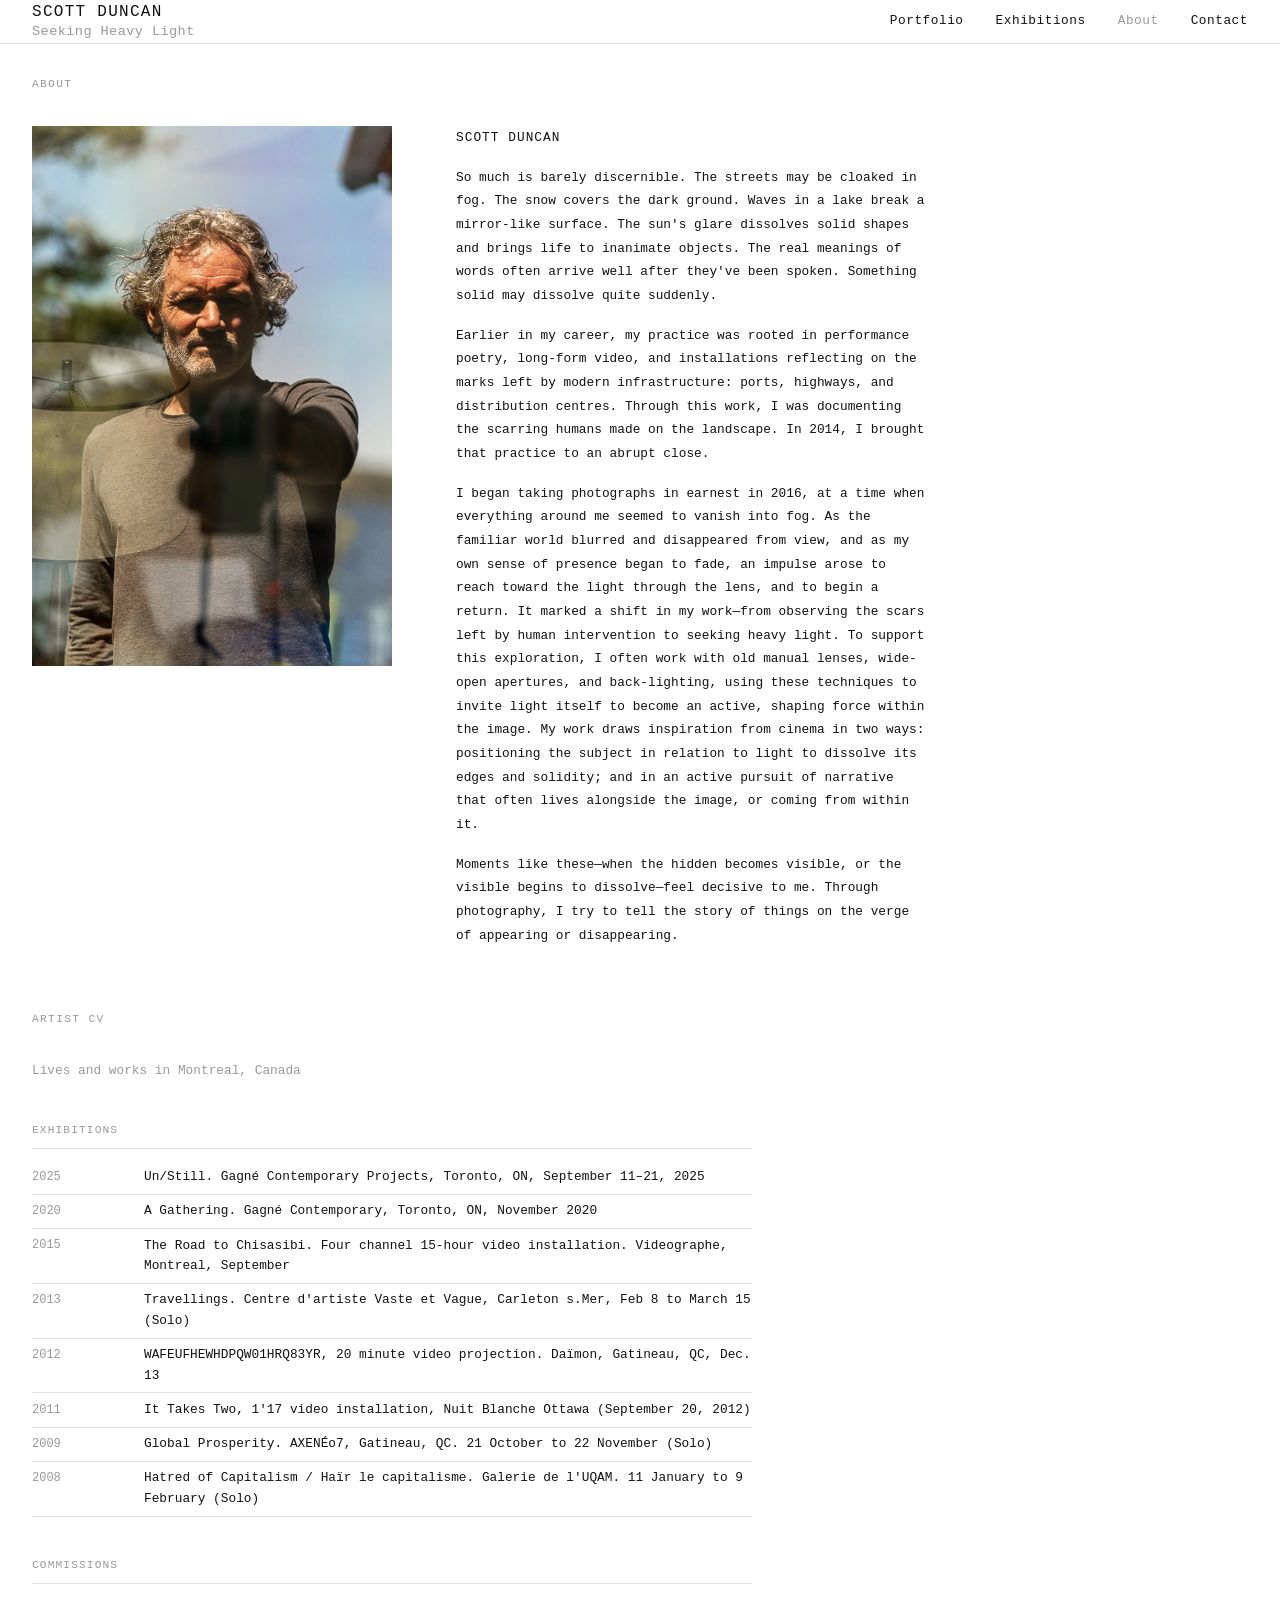
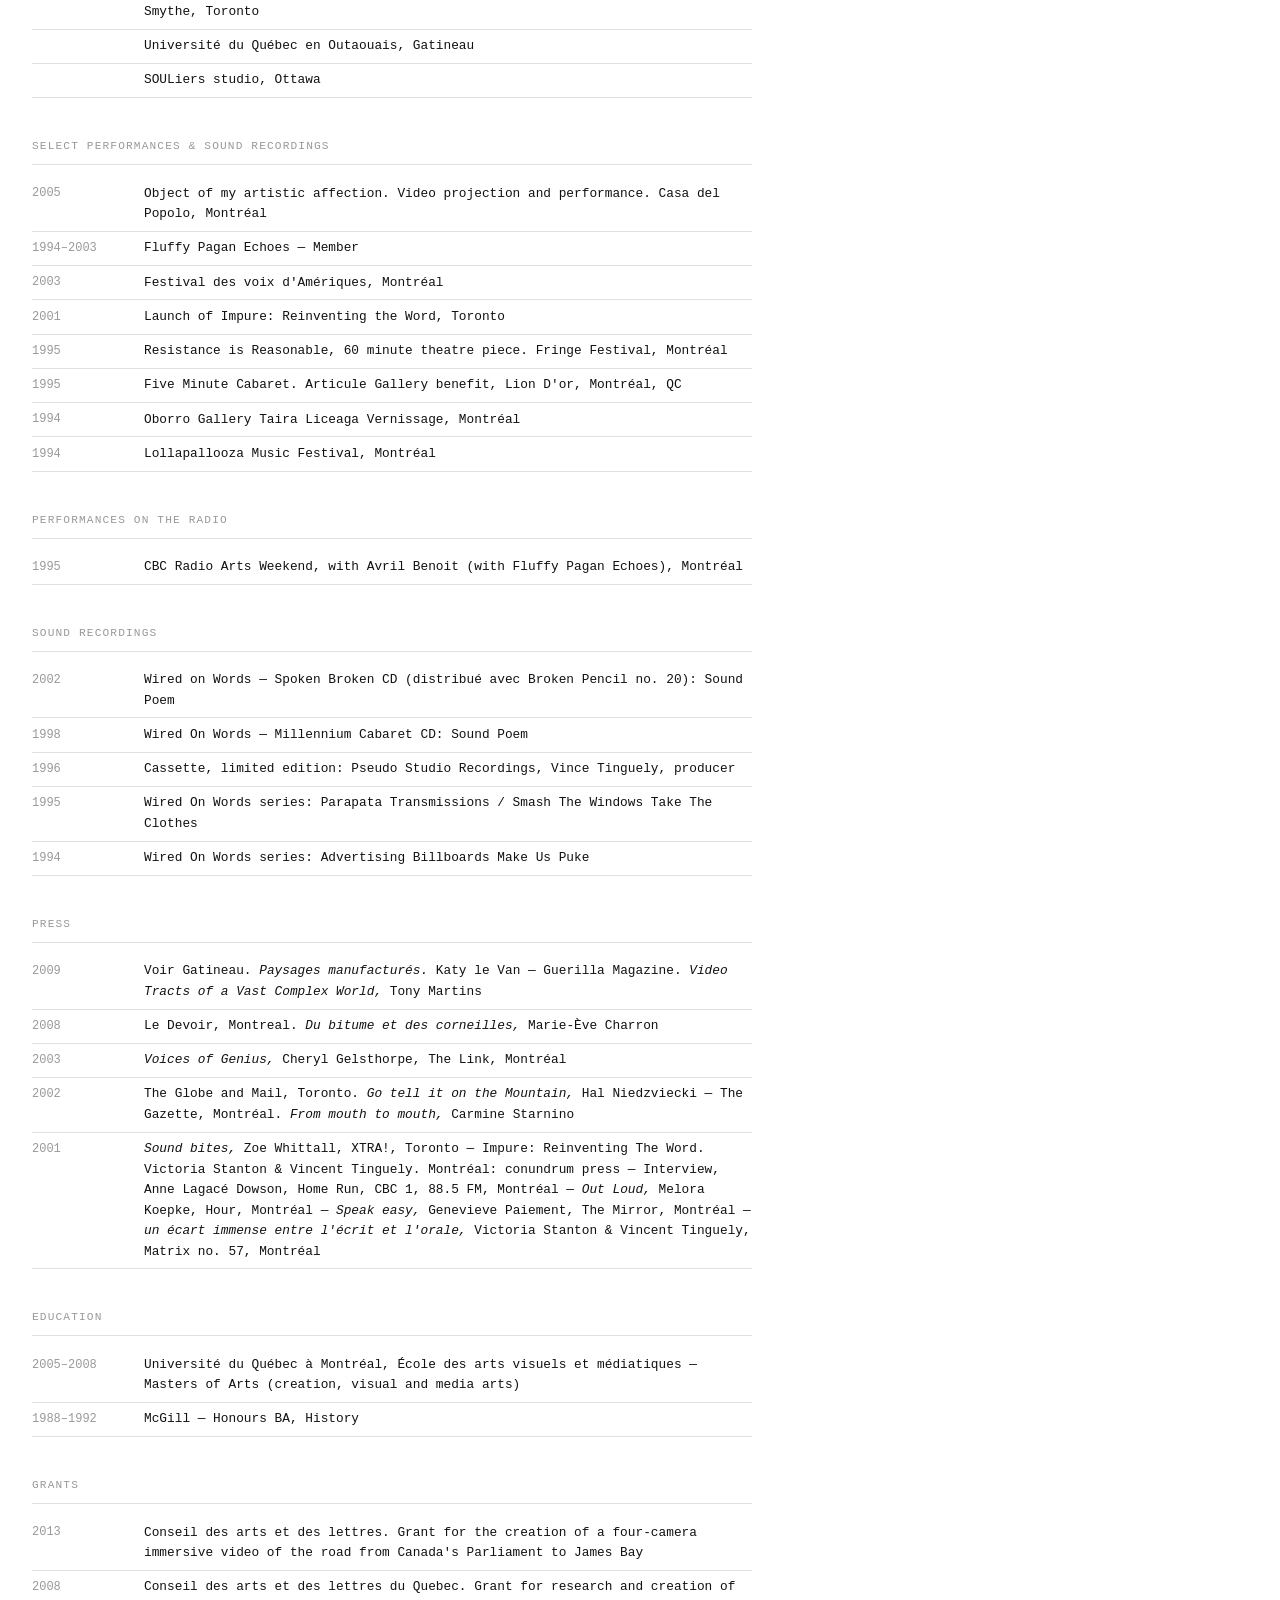
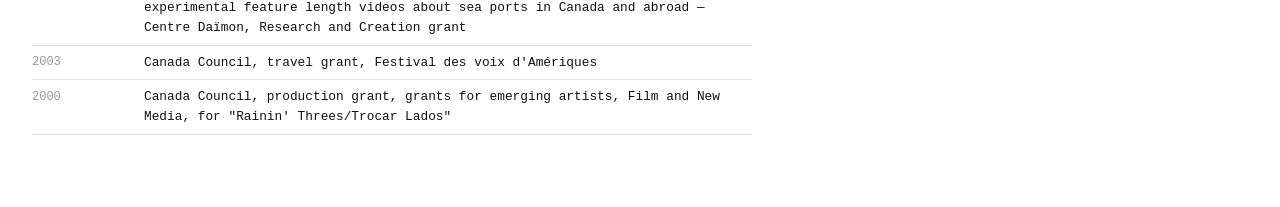
<file: about.html>
<!DOCTYPE html>
<html lang="en">
<head>
    <meta charset="UTF-8">
    <meta name="viewport" content="width=device-width, initial-scale=1.0">
    <title>About — Scott Duncan — Seeking Heavy Light</title>
    <link rel="icon" href="favicon.svg" type="image/svg+xml">
    <link rel="stylesheet" href="css/style.css?v=2">
</head>
<body>

<nav>
    <a href="index.html" class="site-name">Scott Duncan<span class="site-subtitle">Seeking Heavy Light</span></a>
    <ul>
        <li><a href="portfolio.html">Portfolio</a></li>
        <li><a href="exhibitions.html">Exhibitions</a></li>
        <li><a href="about.html" class="active">About</a></li>
        <li><a href="contact.html">Contact</a></li>
    </ul>
    <button class="nav-toggle" aria-label="Toggle navigation">&#9776;</button>
</nav>

<main>
    <div class="page">
        <p class="page-label">About</p>

        <div class="about-layout">

            <div class="about-photo">
                <img src="images/About/0bbb62e9-4c95-4d97-b2de-df0cc4cfc462_rw_1200.webp" alt="Scott Duncan">
            </div>

            <div class="about-text">
                <p class="about-name">Scott Duncan</p>
                <p>So much is barely discernible. The streets may be cloaked in fog. The snow covers the dark ground. Waves in a lake break a mirror-like surface. The sun's glare dissolves solid shapes and brings life to inanimate objects. The real meanings of words often arrive well after they've been spoken. Something solid may dissolve quite suddenly.</p>
                <p>Earlier in my career, my practice was rooted in performance poetry, long-form video, and installations reflecting on the marks left by modern infrastructure: ports, highways, and distribution centres. Through this work, I was documenting the scarring humans made on the landscape. In 2014, I brought that practice to an abrupt close.</p>
                <p>I began taking photographs in earnest in 2016, at a time when everything around me seemed to vanish into fog. As the familiar world blurred and disappeared from view, and as my own sense of presence began to fade, an impulse arose to reach toward the light through the lens, and to begin a return. It marked a shift in my work—from observing the scars left by human intervention to seeking heavy light. To support this exploration, I often work with old manual lenses, wide-open apertures, and back-lighting, using these techniques to invite light itself to become an active, shaping force within the image. My work draws inspiration from cinema in two ways: positioning the subject in relation to light to dissolve its edges and solidity; and in an active pursuit of narrative that often lives alongside the image, or coming from within it.</p>
                <p>Moments like these—when the hidden becomes visible, or the visible begins to dissolve—feel decisive to me. Through photography, I try to tell the story of things on the verge of appearing or disappearing.</p>
            </div>

        </div>

        <div class="cv">
            <p class="page-label" style="margin-top: 4rem;">Artist CV</p>
            <p class="cv-location">Lives and works in Montreal, Canada</p>

            <div class="cv-section">
                <h2 class="cv-heading">Exhibitions</h2>
                <div class="cv-row"><span class="cv-year">2025</span><span>Un/Still. Gagné Contemporary Projects, Toronto, ON, September 11–21, 2025</span></div>
                <div class="cv-row"><span class="cv-year">2020</span><span>A Gathering. Gagné Contemporary, Toronto, ON, November 2020</span></div>
                <div class="cv-row"><span class="cv-year">2015</span><span>The Road to Chisasibi. Four channel 15-hour video installation. Videographe, Montreal, September</span></div>
                <div class="cv-row"><span class="cv-year">2013</span><span>Travellings. Centre d'artiste Vaste et Vague, Carleton s.Mer, Feb 8 to March 15 (Solo)</span></div>
                <div class="cv-row"><span class="cv-year">2012</span><span>WAFEUFHEWHDPQW01HRQ83YR, 20 minute video projection. Daïmon, Gatineau, QC, Dec. 13</span></div>
                <div class="cv-row"><span class="cv-year">2011</span><span>It Takes Two, 1'17 video installation, Nuit Blanche Ottawa (September 20, 2012)</span></div>
                <div class="cv-row"><span class="cv-year">2009</span><span>Global Prosperity. AXENÉo7, Gatineau, QC. 21 October to 22 November (Solo)</span></div>
                <div class="cv-row"><span class="cv-year">2008</span><span>Hatred of Capitalism / Haïr le capitalisme. Galerie de l'UQAM. 11 January to 9 February (Solo)</span></div>
            </div>

            <div class="cv-section">
                <h2 class="cv-heading">Commissions</h2>
                <div class="cv-row"><span class="cv-year"></span><span>Smythe, Toronto</span></div>
                <div class="cv-row"><span class="cv-year"></span><span>Université du Québec en Outaouais, Gatineau</span></div>
                <div class="cv-row"><span class="cv-year"></span><span>SOULiers studio, Ottawa</span></div>
            </div>

            <div class="cv-section">
                <h2 class="cv-heading">Select Performances &amp; Sound Recordings</h2>
                <div class="cv-row"><span class="cv-year">2005</span><span>Object of my artistic affection. Video projection and performance. Casa del Popolo, Montréal</span></div>
                <div class="cv-row"><span class="cv-year">1994–2003</span><span>Fluffy Pagan Echoes — Member</span></div>
                <div class="cv-row"><span class="cv-year">2003</span><span>Festival des voix d'Amériques, Montréal</span></div>
                <div class="cv-row"><span class="cv-year">2001</span><span>Launch of Impure: Reinventing the Word, Toronto</span></div>
                <div class="cv-row"><span class="cv-year">1995</span><span>Resistance is Reasonable, 60 minute theatre piece. Fringe Festival, Montréal</span></div>
                <div class="cv-row"><span class="cv-year">1995</span><span>Five Minute Cabaret. Articule Gallery benefit, Lion D'or, Montréal, QC</span></div>
                <div class="cv-row"><span class="cv-year">1994</span><span>Oborro Gallery Taira Liceaga Vernissage, Montréal</span></div>
                <div class="cv-row"><span class="cv-year">1994</span><span>Lollapallooza Music Festival, Montréal</span></div>
            </div>

            <div class="cv-section">
                <h2 class="cv-heading">Performances on the Radio</h2>
                <div class="cv-row"><span class="cv-year">1995</span><span>CBC Radio Arts Weekend, with Avril Benoit (with Fluffy Pagan Echoes), Montréal</span></div>
            </div>

            <div class="cv-section">
                <h2 class="cv-heading">Sound Recordings</h2>
                <div class="cv-row"><span class="cv-year">2002</span><span>Wired on Words — Spoken Broken CD (distribué avec Broken Pencil no. 20): Sound Poem</span></div>
                <div class="cv-row"><span class="cv-year">1998</span><span>Wired On Words — Millennium Cabaret CD: Sound Poem</span></div>
                <div class="cv-row"><span class="cv-year">1996</span><span>Cassette, limited edition: Pseudo Studio Recordings, Vince Tinguely, producer</span></div>
                <div class="cv-row"><span class="cv-year">1995</span><span>Wired On Words series: Parapatа Transmissions / Smash The Windows Take The Clothes</span></div>
                <div class="cv-row"><span class="cv-year">1994</span><span>Wired On Words series: Advertising Billboards Make Us Puke</span></div>
            </div>

            <div class="cv-section">
                <h2 class="cv-heading">Press</h2>
                <div class="cv-row"><span class="cv-year">2009</span><span>Voir Gatineau. <em>Paysages manufacturés.</em> Katy le Van — Guerilla Magazine. <em>Video Tracts of a Vast Complex World,</em> Tony Martins</span></div>
                <div class="cv-row"><span class="cv-year">2008</span><span>Le Devoir, Montreal. <em>Du bitume et des corneilles,</em> Marie-Ève Charron</span></div>
                <div class="cv-row"><span class="cv-year">2003</span><span><em>Voices of Genius,</em> Cheryl Gelsthorpe, The Link, Montréal</span></div>
                <div class="cv-row"><span class="cv-year">2002</span><span>The Globe and Mail, Toronto. <em>Go tell it on the Mountain,</em> Hal Niedzviecki — The Gazette, Montréal. <em>From mouth to mouth,</em> Carmine Starnino</span></div>
                <div class="cv-row"><span class="cv-year">2001</span><span><em>Sound bites,</em> Zoe Whittall, XTRA!, Toronto — Impure: Reinventing The Word. Victoria Stanton &amp; Vincent Tinguely. Montréal: conundrum press — Interview, Anne Lagacé Dowson, Home Run, CBC 1, 88.5 FM, Montréal — <em>Out Loud,</em> Melora Koepke, Hour, Montréal — <em>Speak easy,</em> Genevieve Paiement, The Mirror, Montréal — <em>un écart immense entre l'écrit et l'orale,</em> Victoria Stanton &amp; Vincent Tinguely, Matrix no. 57, Montréal</span></div>
            </div>

            <div class="cv-section">
                <h2 class="cv-heading">Education</h2>
                <div class="cv-row"><span class="cv-year">2005–2008</span><span>Université du Québec à Montréal, École des arts visuels et médiatiques — Masters of Arts (creation, visual and media arts)</span></div>
                <div class="cv-row"><span class="cv-year">1988–1992</span><span>McGill — Honours BA, History</span></div>
            </div>

            <div class="cv-section">
                <h2 class="cv-heading">Grants</h2>
                <div class="cv-row"><span class="cv-year">2013</span><span>Conseil des arts et des lettres. Grant for the creation of a four-camera immersive video of the road from Canada's Parliament to James Bay</span></div>
                <div class="cv-row"><span class="cv-year">2008</span><span>Conseil des arts et des lettres du Quebec. Grant for research and creation of experimental feature length videos about sea ports in Canada and abroad — Centre Daïmon, Research and Creation grant</span></div>
                <div class="cv-row"><span class="cv-year">2003</span><span>Canada Council, travel grant, Festival des voix d'Amériques</span></div>
                <div class="cv-row"><span class="cv-year">2000</span><span>Canada Council, production grant, grants for emerging artists, Film and New Media, for "Rainin' Threes/Trocar Lados"</span></div>
            </div>

        </div>
    </div>
</main>
<script src="js/lightbox.js"></script>
</body>
</html>
</file>
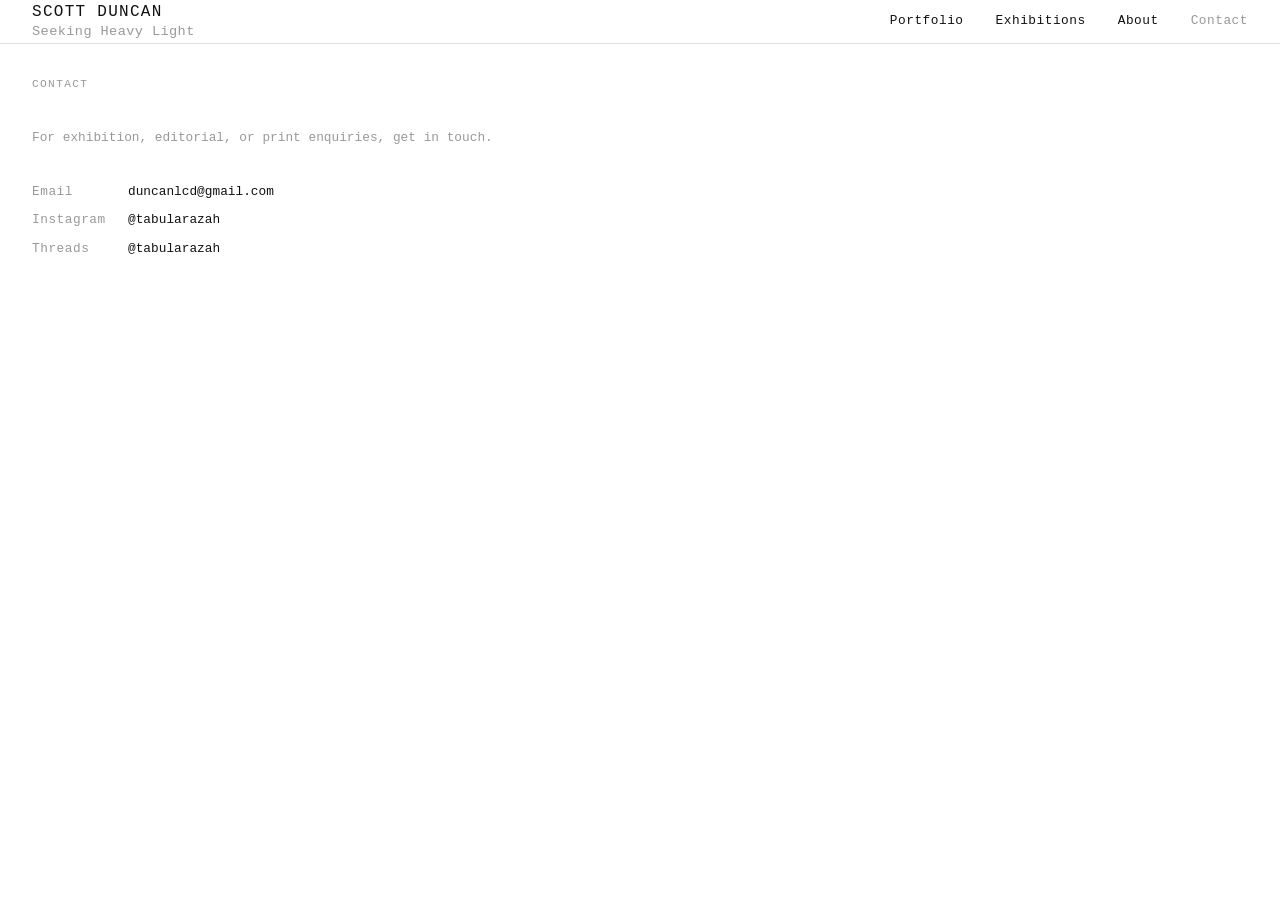
<file: contact.html>
<!DOCTYPE html>
<html lang="en">
<head>
    <meta charset="UTF-8">
    <meta name="viewport" content="width=device-width, initial-scale=1.0">
    <title>Contact — Scott Duncan — Seeking Heavy Light</title>
    <link rel="icon" href="favicon.svg" type="image/svg+xml">
    <link rel="stylesheet" href="css/style.css?v=2">
</head>
<body>

<nav>
    <a href="index.html" class="site-name">Scott Duncan<span class="site-subtitle">Seeking Heavy Light</span></a>
    <ul>
        <li><a href="portfolio.html">Portfolio</a></li>
        <li><a href="exhibitions.html">Exhibitions</a></li>
        <li><a href="about.html">About</a></li>
        <li><a href="contact.html" class="active">Contact</a></li>
    </ul>
    <button class="nav-toggle" aria-label="Toggle navigation">&#9776;</button>
</nav>

<main>
    <div class="page">
        <p class="page-label">Contact</p>

        <div class="contact-body">
            <p>
                For exhibition, editorial, or print enquiries, get in touch.
            </p>

            <div class="contact-links">
                <a href="mailto:duncanlcd@gmail.com">
                    <span>Email</span>duncanlcd@gmail.com
                </a>
                <a href="https://instagram.com/tabularazah" target="_blank" rel="noopener">
                    <span>Instagram</span>@tabularazah
                </a>
                <a href="https://threads.net/@tabularazah" target="_blank" rel="noopener">
                    <span>Threads</span>@tabularazah
                </a>
            </div>
        </div>
    </div>
</main>
<script src="js/lightbox.js"></script>
</body>
</html>
</file>
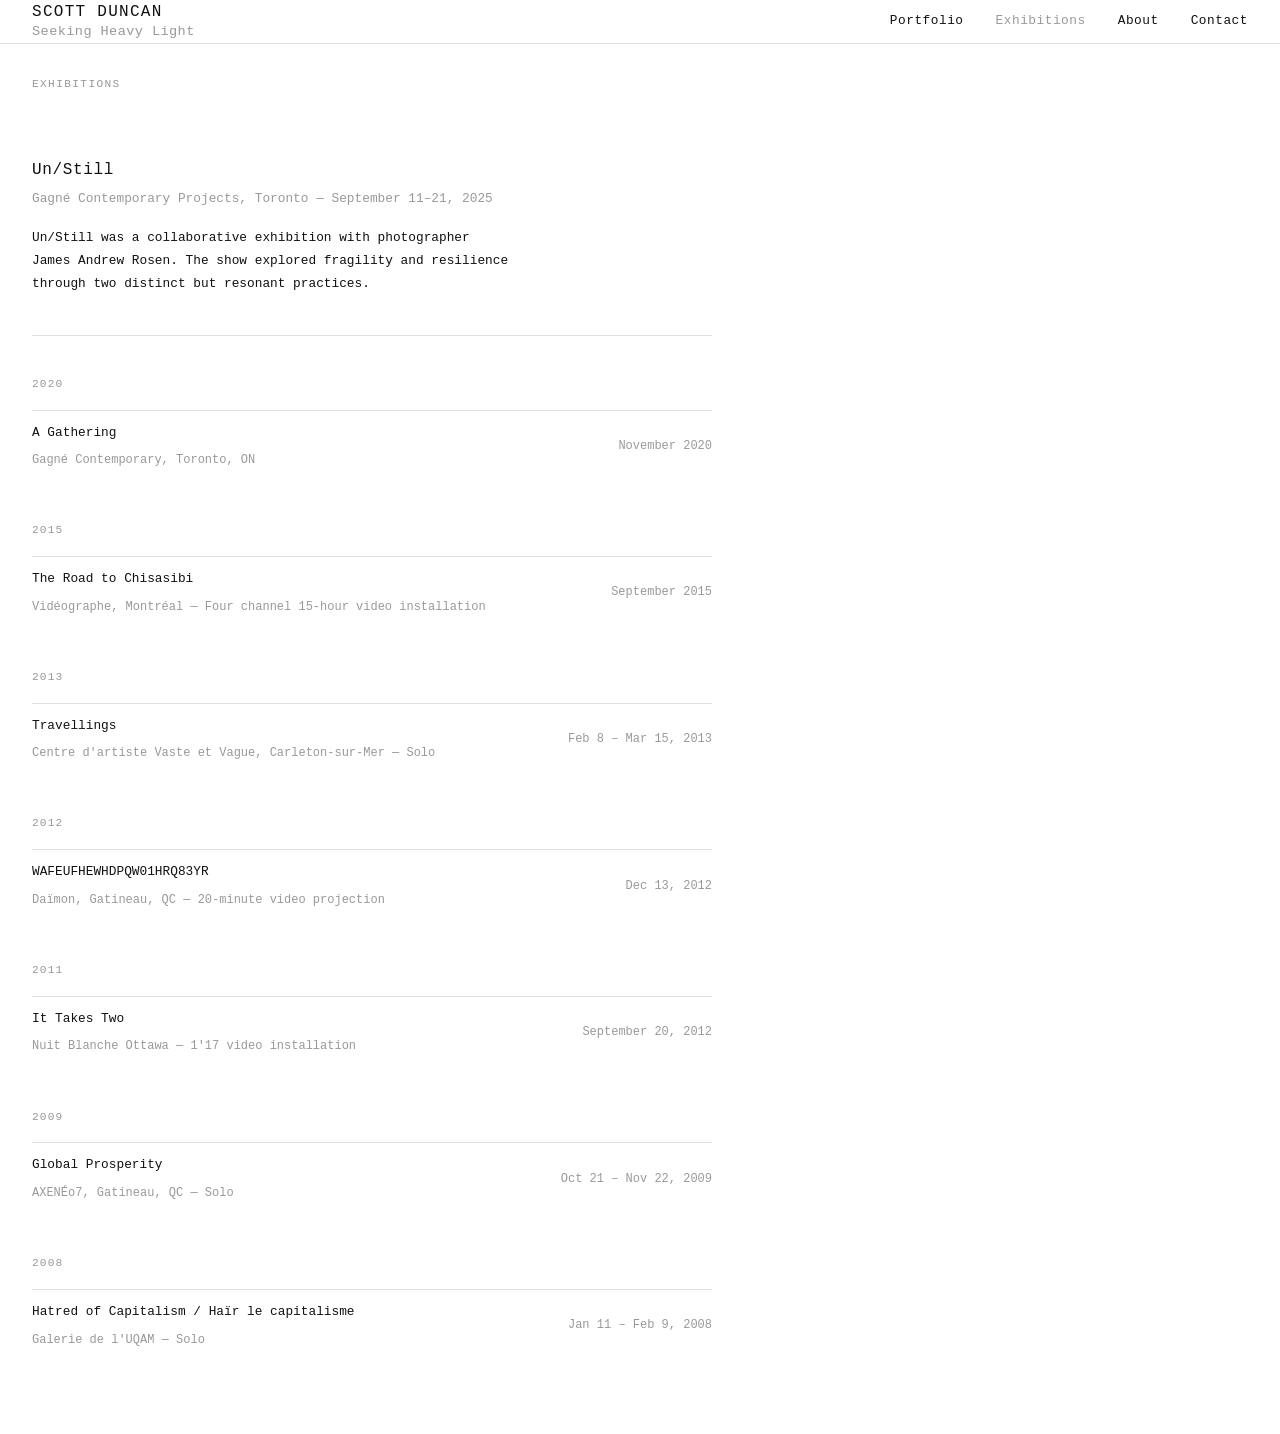
<file: exhibitions.html>
<!DOCTYPE html>
<html lang="en">
<head>
    <meta charset="UTF-8">
    <meta name="viewport" content="width=device-width, initial-scale=1.0">
    <title>Exhibitions — Scott Duncan — Seeking Heavy Light</title>
    <link rel="icon" href="favicon.svg" type="image/svg+xml">
    <link rel="stylesheet" href="css/style.css?v=2">
</head>
<body>

<nav>
    <a href="index.html" class="site-name">Scott Duncan<span class="site-subtitle">Seeking Heavy Light</span></a>
    <ul>
        <li><a href="portfolio.html">Portfolio</a></li>
        <li><a href="exhibitions.html" class="active">Exhibitions</a></li>
        <li><a href="about.html">About</a></li>
        <li><a href="contact.html">Contact</a></li>
    </ul>
    <button class="nav-toggle" aria-label="Toggle navigation">&#9776;</button>
</nav>

<main>
    <div class="page">
        <p class="page-label">Exhibitions</p>

        <div class="exhibitions-list">

            <!-- FEATURED -->
            <div class="exhibition-featured">
                <p class="exhibition-featured-title">Un/Still</p>
                <p class="exhibition-featured-venue">Gagné Contemporary Projects, Toronto — September 11–21, 2025</p>
                <p class="exhibition-featured-desc">Un/Still was a collaborative exhibition with photographer James Andrew Rosen. The show explored fragility and resilience through two distinct but resonant practices.</p>
            </div>

            <!-- PAST EXHIBITIONS -->
            <div class="exhibition-year-group">
                <p class="exhibition-year-label">2020</p>
                <div class="exhibition-item">
                    <span class="exhibition-title">A Gathering</span>
                    <span class="exhibition-venue">Gagné Contemporary, Toronto, ON</span>
                    <span class="exhibition-location">November 2020</span>
                </div>
            </div>

            <div class="exhibition-year-group">
                <p class="exhibition-year-label">2015</p>
                <div class="exhibition-item">
                    <span class="exhibition-title">The Road to Chisasibi</span>
                    <span class="exhibition-venue">Vidéographe, Montréal — Four channel 15-hour video installation</span>
                    <span class="exhibition-location">September 2015</span>
                </div>
            </div>

            <div class="exhibition-year-group">
                <p class="exhibition-year-label">2013</p>
                <div class="exhibition-item">
                    <span class="exhibition-title">Travellings</span>
                    <span class="exhibition-venue">Centre d'artiste Vaste et Vague, Carleton-sur-Mer — Solo</span>
                    <span class="exhibition-location">Feb 8 – Mar 15, 2013</span>
                </div>
            </div>

            <div class="exhibition-year-group">
                <p class="exhibition-year-label">2012</p>
                <div class="exhibition-item">
                    <span class="exhibition-title">WAFEUFHEWHDPQW01HRQ83YR</span>
                    <span class="exhibition-venue">Daïmon, Gatineau, QC — 20-minute video projection</span>
                    <span class="exhibition-location">Dec 13, 2012</span>
                </div>
            </div>

            <div class="exhibition-year-group">
                <p class="exhibition-year-label">2011</p>
                <div class="exhibition-item">
                    <span class="exhibition-title">It Takes Two</span>
                    <span class="exhibition-venue">Nuit Blanche Ottawa — 1'17 video installation</span>
                    <span class="exhibition-location">September 20, 2012</span>
                </div>
            </div>

            <div class="exhibition-year-group">
                <p class="exhibition-year-label">2009</p>
                <div class="exhibition-item">
                    <span class="exhibition-title">Global Prosperity</span>
                    <span class="exhibition-venue">AXENÉo7, Gatineau, QC — Solo</span>
                    <span class="exhibition-location">Oct 21 – Nov 22, 2009</span>
                </div>
            </div>

            <div class="exhibition-year-group">
                <p class="exhibition-year-label">2008</p>
                <div class="exhibition-item">
                    <span class="exhibition-title">Hatred of Capitalism / Haïr le capitalisme</span>
                    <span class="exhibition-venue">Galerie de l'UQAM — Solo</span>
                    <span class="exhibition-location">Jan 11 – Feb 9, 2008</span>
                </div>
            </div>

        </div>
    </div>
</main>

<script src="js/lightbox.js"></script>
</body>
</html>
</file>
<file: css/style.css>
*, *::before, *::after {
    box-sizing: border-box;
    margin: 0;
    padding: 0;
}

:root {
    --font: 'Courier New', Courier, monospace;
    --bg: #ffffff;
    --text: #111111;
    --muted: #999999;
    --border: #e0e0e0;
    --nav-height: 2.75rem;
    --pad: 2rem;
}

body {
    font-family: var(--font);
    background: var(--bg);
    color: var(--text);
    font-size: 0.8rem;
    line-height: 1.6;
}

a {
    color: inherit;
    text-decoration: none;
}

a:hover {
    color: var(--muted);
}

img {
    display: block;
    max-width: 100%;
}

/* ─── NAV ─────────────────────────────── */

nav {
    position: fixed;
    top: 0;
    left: 0;
    right: 0;
    height: var(--nav-height);
    display: flex;
    align-items: center;
    justify-content: space-between;
    padding: 0 var(--pad);
    background: var(--bg);
    z-index: 100;
    border-bottom: 1px solid var(--border);
}

.site-name {
    font-size: 1rem;
    letter-spacing: 0.08em;
    text-transform: uppercase;
    display: flex;
    flex-direction: column;
    gap: 0.15rem;
    line-height: 1.2;
}

.site-subtitle {
    font-size: 0.85rem;
    letter-spacing: 0.03em;
    text-transform: none;
    color: var(--muted);
}

nav ul {
    list-style: none;
    display: flex;
    gap: 2rem;
}

nav ul li a {
    font-size: 0.8rem;
    letter-spacing: 0.04em;
}

nav ul li a.active {
    color: var(--muted);
}

/* ─── LAYOUT ──────────────────────────── */

main {
    padding-top: var(--nav-height);
}

.page {
    padding: var(--pad);
    max-width: 1400px;
    margin: 0 auto;
}

.page-label {
    font-size: 0.7rem;
    letter-spacing: 0.12em;
    text-transform: uppercase;
    color: var(--muted);
    margin-bottom: 2rem;
}

/* ─── HOME ────────────────────────────── */

.home {
    width: 85%;
    margin: 0 auto;
}

.home img {
    width: 100%;
    display: block;
}

/* ─── PORTFOLIO INDEX ─────────────────── */

.collections-grid {
    display: grid;
    grid-template-columns: repeat(auto-fill, minmax(260px, 1fr));
    gap: 1.25rem;
}

.collection-link {
    display: block;
}

.collection-link img {
    width: 100%;
    aspect-ratio: 4 / 5;
    object-fit: cover;
    background: #eee;
}

.collection-meta {
    padding: 0.5rem 0 0;
    display: flex;
    justify-content: space-between;
    align-items: baseline;
}

.collection-title {
    font-size: 0.8rem;
}

.collection-count {
    font-size: 0.7rem;
    color: var(--muted);
}

/* ─── GALLERY PAGE ────────────────────── */

.gallery-header {
    padding: var(--pad);
    padding-bottom: 1.25rem;
    max-width: 1400px;
    margin: 0 auto;
    border-bottom: 1px solid var(--border);
    margin-bottom: 1.5rem;
    display: flex;
    align-items: baseline;
    gap: 2rem;
}

.gallery-header h1 {
    font-size: 0.8rem;
    font-weight: normal;
    letter-spacing: 0.08em;
    text-transform: uppercase;
}

.gallery-header .gallery-desc {
    font-size: 0.8rem;
    color: var(--muted);
    max-width: 560px;
    line-height: 1.8;
}

.gallery-header .gallery-desc p {
    margin-bottom: 0.85rem;
}

.gallery-header .gallery-desc p:last-child {
    margin-bottom: 0;
}

.gallery-essay-title {
    font-size: 0.75rem;
    letter-spacing: 0.06em;
    text-transform: uppercase;
    color: var(--text);
    margin-bottom: 1rem !important;
}

.gallery-grid {
    columns: 3;
    column-gap: 0.75rem;
    padding: 0 var(--pad) var(--pad);
    max-width: 1400px;
    margin: 0 auto;
}

.gallery-grid figure {
    break-inside: avoid;
    margin-bottom: 0.75rem;
}

.gallery-grid img {
    width: 100%;
    cursor: zoom-in;
    background: #f0f0f0;
}

.gallery-grid figcaption {
    font-size: 0.7rem;
    color: var(--muted);
    padding: 0.35rem 0 0;
    line-height: 1.5;
}

.back-link {
    display: inline-block;
    font-size: 0.7rem;
    letter-spacing: 0.06em;
    color: var(--muted);
    padding: var(--pad);
    padding-bottom: 0;
    max-width: 1400px;
    margin: 0 auto;
    display: block;
}

/* ─── LIGHTBOX ────────────────────────── */

.lightbox {
    display: none;
    position: fixed;
    inset: 0;
    background: rgba(0, 0, 0, 0.96);
    z-index: 200;
    cursor: zoom-out;
    align-items: center;
    justify-content: center;
}

.lightbox.active {
    display: flex;
}

.lightbox img {
    max-width: 92vw;
    max-height: 92vh;
    object-fit: contain;
}

.lightbox-close {
    position: absolute;
    top: 1.25rem;
    right: 1.5rem;
    color: #666;
    font-family: var(--font);
    font-size: 0.75rem;
    letter-spacing: 0.08em;
    cursor: pointer;
}

.lightbox-caption {
    position: absolute;
    bottom: 1.25rem;
    left: 50%;
    transform: translateX(-50%);
    color: #666;
    font-family: var(--font);
    font-size: 0.7rem;
    text-align: center;
    white-space: nowrap;
}

/* ─── EXHIBITIONS ─────────────────────── */

.exhibitions-list {
    max-width: 680px;
}

.exhibition-featured {
    padding: 2rem 0 2.5rem;
    border-bottom: 1px solid var(--border);
    margin-bottom: 2.5rem;
}

.exhibition-featured-title {
    font-size: 1rem;
    letter-spacing: 0.04em;
    margin-bottom: 0.35rem;
}

.exhibition-featured-venue {
    font-size: 0.8rem;
    color: var(--muted);
    margin-bottom: 1rem;
}

.exhibition-featured-desc {
    font-size: 0.8rem;
    line-height: 1.8;
    max-width: 480px;
}

.exhibition-year-group {
    margin-bottom: 2.5rem;
}

.exhibition-year-label {
    font-size: 0.7rem;
    letter-spacing: 0.1em;
    color: var(--muted);
    margin-bottom: 1rem;
    text-transform: uppercase;
}

.exhibition-item {
    padding: 0.75rem 0;
    border-top: 1px solid var(--border);
    display: grid;
    grid-template-columns: 1fr auto;
    gap: 0.5rem 2rem;
    align-items: baseline;
}

.exhibition-title {
    font-size: 0.8rem;
}

.exhibition-venue {
    font-size: 0.75rem;
    color: var(--muted);
    grid-column: 1;
}

.exhibition-location {
    font-size: 0.75rem;
    color: var(--muted);
    text-align: right;
    grid-row: 1 / span 2;
    grid-column: 2;
    align-self: center;
}

/* ─── ABOUT ───────────────────────────── */

.about-layout {
    display: grid;
    grid-template-columns: 360px 1fr;
    gap: 4rem;
    max-width: 900px;
}

.about-photo img {
    width: 100%;
    background: #eee;
}

.about-text p {
    font-size: 0.8rem;
    line-height: 1.85;
    margin-bottom: 1rem;
    max-width: 480px;
}

.about-text p:last-child {
    margin-bottom: 0;
}

.social-links {
    margin-top: 2rem;
    display: flex;
    flex-direction: column;
    gap: 0.4rem;
}

.social-links a {
    font-size: 0.75rem;
    color: var(--muted);
}

.social-links a:hover {
    color: var(--text);
}

/* ─── CV ──────────────────────────────── */

.about-name {
    font-size: 0.8rem;
    letter-spacing: 0.08em;
    text-transform: uppercase;
    margin-bottom: 1.5rem;
}

.cv {
    max-width: 720px;
    margin-top: 1rem;
}

.cv-location {
    font-size: 0.8rem;
    color: var(--muted);
    margin-bottom: 2.5rem;
}

.cv-section {
    margin-bottom: 2.5rem;
}

.cv-heading {
    font-size: 0.7rem;
    font-weight: normal;
    letter-spacing: 0.1em;
    text-transform: uppercase;
    color: var(--muted);
    margin-bottom: 0.75rem;
    padding-bottom: 0.5rem;
    border-bottom: 1px solid var(--border);
}

.cv-row {
    display: grid;
    grid-template-columns: 5.5rem 1fr;
    gap: 0 1.5rem;
    padding: 0.4rem 0;
    font-size: 0.8rem;
    line-height: 1.6;
    border-bottom: 1px solid var(--border);
}

.cv-year {
    color: var(--muted);
    font-size: 0.75rem;
    padding-top: 0.05rem;
}

/* ─── CONTACT ─────────────────────────── */

.contact-body {
    max-width: 480px;
}

.contact-body p {
    font-size: 0.8rem;
    line-height: 1.85;
    margin-bottom: 2rem;
    color: var(--muted);
}

.contact-links {
    display: flex;
    flex-direction: column;
    gap: 0.5rem;
}

.contact-links a {
    font-size: 0.8rem;
}

.contact-links a span {
    color: var(--muted);
    margin-right: 1rem;
    display: inline-block;
    width: 5rem;
    letter-spacing: 0.04em;
}

/* ─── MOBILE NAV TOGGLE ───────────────── */

.nav-toggle {
    display: none;
    background: none;
    border: none;
    font-family: var(--font);
    font-size: 1.1rem;
    cursor: pointer;
    color: var(--text);
    padding: 0;
    line-height: 1;
}

/* ─── RESPONSIVE ──────────────────────── */

@media (max-width: 768px) {

    :root {
        --pad: 1.25rem;
        --nav-height: 3.25rem;
    }

    /* Nav */
    .nav-toggle {
        display: block;
    }

    .site-subtitle {
        display: none;
    }

    .site-name {
        font-size: 0.8rem;
    }

    nav ul {
        display: none;
        position: fixed;
        top: var(--nav-height);
        left: 0;
        right: 0;
        background: var(--bg);
        flex-direction: column;
        padding: 1.25rem var(--pad) 1.5rem;
        border-bottom: 1px solid var(--border);
        gap: 1.25rem;
        z-index: 99;
    }

    nav ul.open {
        display: flex;
    }

    nav ul li a {
        font-size: 0.9rem;
    }

    /* Gallery */
    .gallery-grid {
        columns: 2;
    }

    .gallery-header {
        flex-direction: column;
        gap: 0.75rem;
        align-items: flex-start;
    }

    /* About */
    .about-layout {
        grid-template-columns: 1fr;
        gap: 2rem;
    }

    .about-photo img {
        max-width: 280px;
    }

    /* Collections */
    .collections-grid {
        grid-template-columns: repeat(auto-fill, minmax(160px, 1fr));
        gap: 0.75rem;
    }

    /* CV */
    .cv-row {
        grid-template-columns: 4rem 1fr;
        gap: 0 1rem;
    }

    /* Exhibition */
    .exhibition-item {
        grid-template-columns: 1fr;
        gap: 0.25rem;
    }

    .exhibition-location {
        grid-row: auto;
        grid-column: auto;
        text-align: left;
    }
}

@media (max-width: 480px) {

    .gallery-grid {
        columns: 1;
    }

    .site-name {
        font-size: 0.85rem;
    }

    .site-subtitle {
        font-size: 0.72rem;
    }

    .collections-grid {
        grid-template-columns: repeat(2, 1fr);
    }
}
</file>
